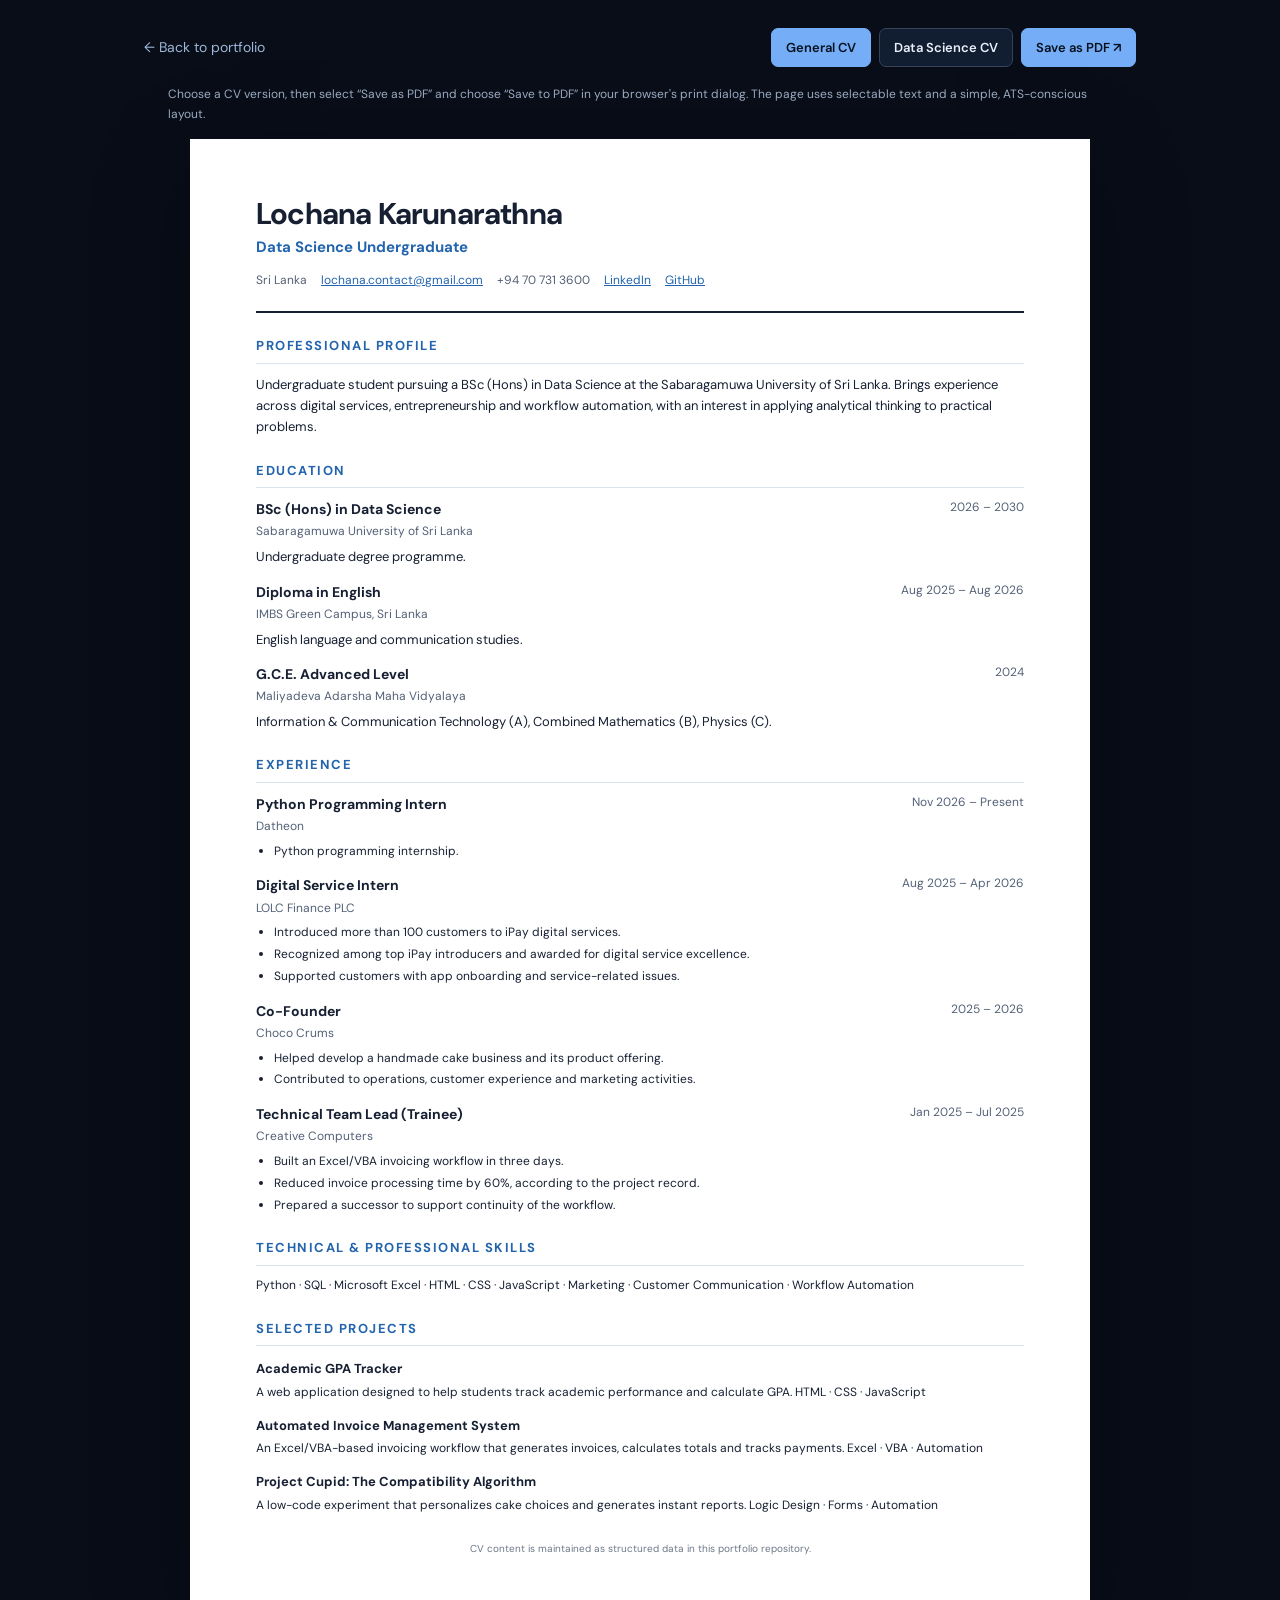
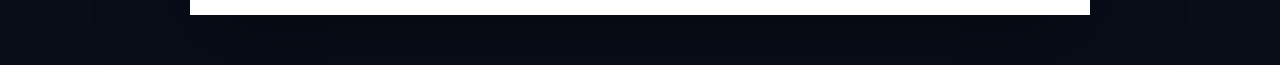
<file: cv/index.html>
<!DOCTYPE html>
<html lang="en">
<head>
  <meta charset="UTF-8">
  <meta name="viewport" content="width=device-width, initial-scale=1.0">
  <meta name="description" content="Live CV of Lochana Karunarathna — Data Science undergraduate from Sri Lanka.">
  <meta name="robots" content="index,follow">
  <meta name="theme-color" content="#080d18">
  <link rel="preconnect" href="https://fonts.googleapis.com">
  <link rel="preconnect" href="https://fonts.gstatic.com" crossorigin>
  <link href="https://fonts.googleapis.com/css2?family=DM+Sans:wght@400;500;600;700&family=Space+Grotesk:wght@400;500;600;700&display=swap" rel="stylesheet">
  <title>Live CV | Lochana Karunarathna</title>
  <style>
    :root{--bg:#080d18;--paper:#fff;--ink:#172033;--muted:#536176;--accent:#2364ad;--line:#dce3ed;--soft:#f2f5f9;--font:"DM Sans",Arial,sans-serif}
    *{box-sizing:border-box}body{margin:0;background:var(--bg);color:#eaf0fb;font:15px/1.65 var(--font)}a{color:inherit;text-decoration:none}.toolbar{max-width:1040px;margin:28px auto 18px;padding:0 24px;display:flex;justify-content:space-between;align-items:center;gap:16px;flex-wrap:wrap}.back{color:#9db6d7;font-size:14px}.toolbar-actions{display:flex;gap:8px;flex-wrap:wrap}.toolbar button{border:1px solid #35445b;background:#111d30;color:#eaf0fb;border-radius:7px;padding:10px 14px;cursor:pointer;font:600 13px var(--font)}.toolbar button.selected,.toolbar button.primary{background:#75adf6;color:#07111e;border-color:#75adf6}.toolbar button:hover{border-color:#75adf6}.hint{max-width:992px;margin:0 auto 14px;padding:0 24px;color:#9baac0;font-size:12px}.cv{width:min(900px,calc(100% - 32px));margin:0 auto 50px;background:var(--paper);color:var(--ink);padding:58px 66px;box-shadow:0 24px 90px rgba(0,0,0,.3)}.cv-header{border-bottom:2px solid var(--ink);padding-bottom:20px}.cv-header h1{font-size:30px;line-height:1.1;letter-spacing:-.8px;margin:0 0 5px}.cv-headline{font-size:15px;font-weight:700;color:var(--accent)}.contact-line{font-size:12px;color:var(--muted);margin-top:12px;display:flex;flex-wrap:wrap;gap:6px 14px}.contact-line a{color:var(--accent);text-decoration:underline}.cv-section{margin-top:22px}.cv-section h2{font-size:13px;text-transform:uppercase;letter-spacing:1.5px;border-bottom:1px solid var(--line);padding-bottom:6px;margin:0 0 10px;color:var(--accent)}.cv-section p{margin:0;font-size:13px}.entry{margin:0 0 13px;break-inside:avoid}.entry-head{display:flex;justify-content:space-between;gap:12px}.entry h3{font-size:14px;margin:0;font-weight:700}.entry-date{font-size:12px;color:var(--muted);white-space:nowrap}.entry-sub{font-size:12px;color:var(--muted);margin:1px 0 4px}.entry ul{margin:5px 0 0;padding-left:18px;font-size:12px}.entry li{margin:2px 0}.skill-lines{font-size:12px}.skill-lines strong{color:#26354c}.project-entry{margin-bottom:10px}.project-entry strong{font-size:13px}.project-entry p{font-size:12px;margin:2px 0}.cv-footer{font-size:10px;color:#6d7888;margin-top:25px;text-align:center}.hide{display:none!important}
    @media(max-width:640px){.cv{padding:32px 24px}.entry-head{display:block}.entry-date{display:block}.cv-header h1{font-size:25px}.toolbar{align-items:flex-start}.toolbar-actions{width:100%}.toolbar button{flex:1}}
    @media print{@page{size:A4;margin:14mm}body{background:#fff;color:#172033;font-size:12px}.toolbar,.hint{display:none!important}.cv{width:100%;margin:0;padding:0;box-shadow:none}.cv-header h1{font-size:25px}.cv-section{margin-top:16px}.entry{margin-bottom:9px}.cv-footer{margin-top:15px}a{color:inherit;text-decoration:none}}
  </style>
</head>
<body>
  <div class="toolbar"><a class="back" href="../"><i aria-hidden="true">←</i> Back to portfolio</a><div class="toolbar-actions"><button id="general-btn" class="selected" type="button">General CV</button><button id="data-btn" type="button">Data Science CV</button><button id="print-btn" class="primary" type="button">Save as PDF ↗</button></div></div>
  <p class="hint">Choose a CV version, then select “Save as PDF” and choose “Save to PDF” in your browser's print dialog. The page uses selectable text and a simple, ATS-conscious layout.</p>
  <main class="cv" id="cv" aria-live="polite">
    <header class="cv-header"><h1 id="cv-name">Lochana Karunarathna</h1><div class="cv-headline" id="cv-headline">Data Science Undergraduate</div><div class="contact-line" id="cv-contact"></div></header>
    <section class="cv-section"><h2>Professional Profile</h2><p id="cv-summary"></p></section>
    <section class="cv-section"><h2>Education</h2><div id="cv-education"></div></section>
    <section class="cv-section"><h2>Experience</h2><div id="cv-experience"></div></section>
    <section class="cv-section"><h2>Technical & Professional Skills</h2><div id="cv-skills" class="skill-lines"></div></section>
    <section class="cv-section"><h2>Selected Projects</h2><div id="cv-projects"></div></section>
    <div class="cv-footer">CV content is maintained as structured data in this portfolio repository.</div>
  </main>
  <script src="../assets/js/cv-data.js"></script>
  <script>
    const data=window.CV_DATA;
    let current="general";
    const el=id=>document.getElementById(id);
    const safe=value=>String(value??"");
    function renderEntry(item,kind){
      const wrap=document.createElement("article");wrap.className="entry";
      const head=document.createElement("div");head.className="entry-head";
      const title=document.createElement("h3");title.textContent=kind==="education"?item.title:item.role||item.title;
      const date=document.createElement("span");date.className="entry-date";date.textContent=item.date||"";
      head.append(title,date);wrap.append(head);
      const sub=document.createElement("div");sub.className="entry-sub";sub.textContent=item.place||item.company||"";wrap.append(sub);
      if(item.detail){const p=document.createElement("p");p.textContent=item.detail;wrap.append(p)}
      if(item.bullets?.length){const ul=document.createElement("ul");item.bullets.forEach(value=>{const li=document.createElement("li");li.textContent=value;ul.append(li)});wrap.append(ul)}
      return wrap;
    }
    function render(){
      document.title=(current==="data"?"Data Science CV":"General CV")+" | "+data.name;
      el("cv-name").textContent=data.name;el("cv-headline").textContent=data.headline;
      el("cv-summary").textContent=data.summary[current];
      el("cv-contact").replaceChildren();
      [[data.location,null],[data.email,"mailto:"+data.email],[data.phone,null],["LinkedIn",data.linkedin],["GitHub",data.github]].forEach(([label,url])=>{
        const span=document.createElement("span");
        if(url){const a=document.createElement("a");a.href=url;a.textContent=label;if(url.startsWith("http")){a.target="_blank";a.rel="noopener noreferrer"}span.append(a)}
        else span.textContent=label;
        el("cv-contact").append(span);
      });
      el("cv-education").replaceChildren(...data.education.map(item=>renderEntry(item,"education")));
      el("cv-experience").replaceChildren(...data.experience.map(item=>renderEntry(item,"experience")));
      el("cv-skills").textContent=data.skills[current].join(" · ");
      el("cv-projects").replaceChildren(...data.projects.map(item=>{
        const div=document.createElement("div");div.className="project-entry";
        const strong=document.createElement("strong");strong.textContent=item.title;div.append(strong);
        const p=document.createElement("p");p.textContent=item.detail+" "+item.tools;div.append(p);
        return div;
      }));
      el("general-btn").classList.toggle("selected",current==="general");
      el("data-btn").classList.toggle("selected",current==="data");
    }
    el("general-btn").addEventListener("click",()=>{current="general";render()});
    el("data-btn").addEventListener("click",()=>{current="data";render()});
    el("print-btn").addEventListener("click",()=>{document.title=(current==="data"?"Lochana-Karunarathna-Data-Science-CV":"Lochana-Karunarathna-General-CV");window.print()});
    render();
  </script>
</body>
</html>
</file>
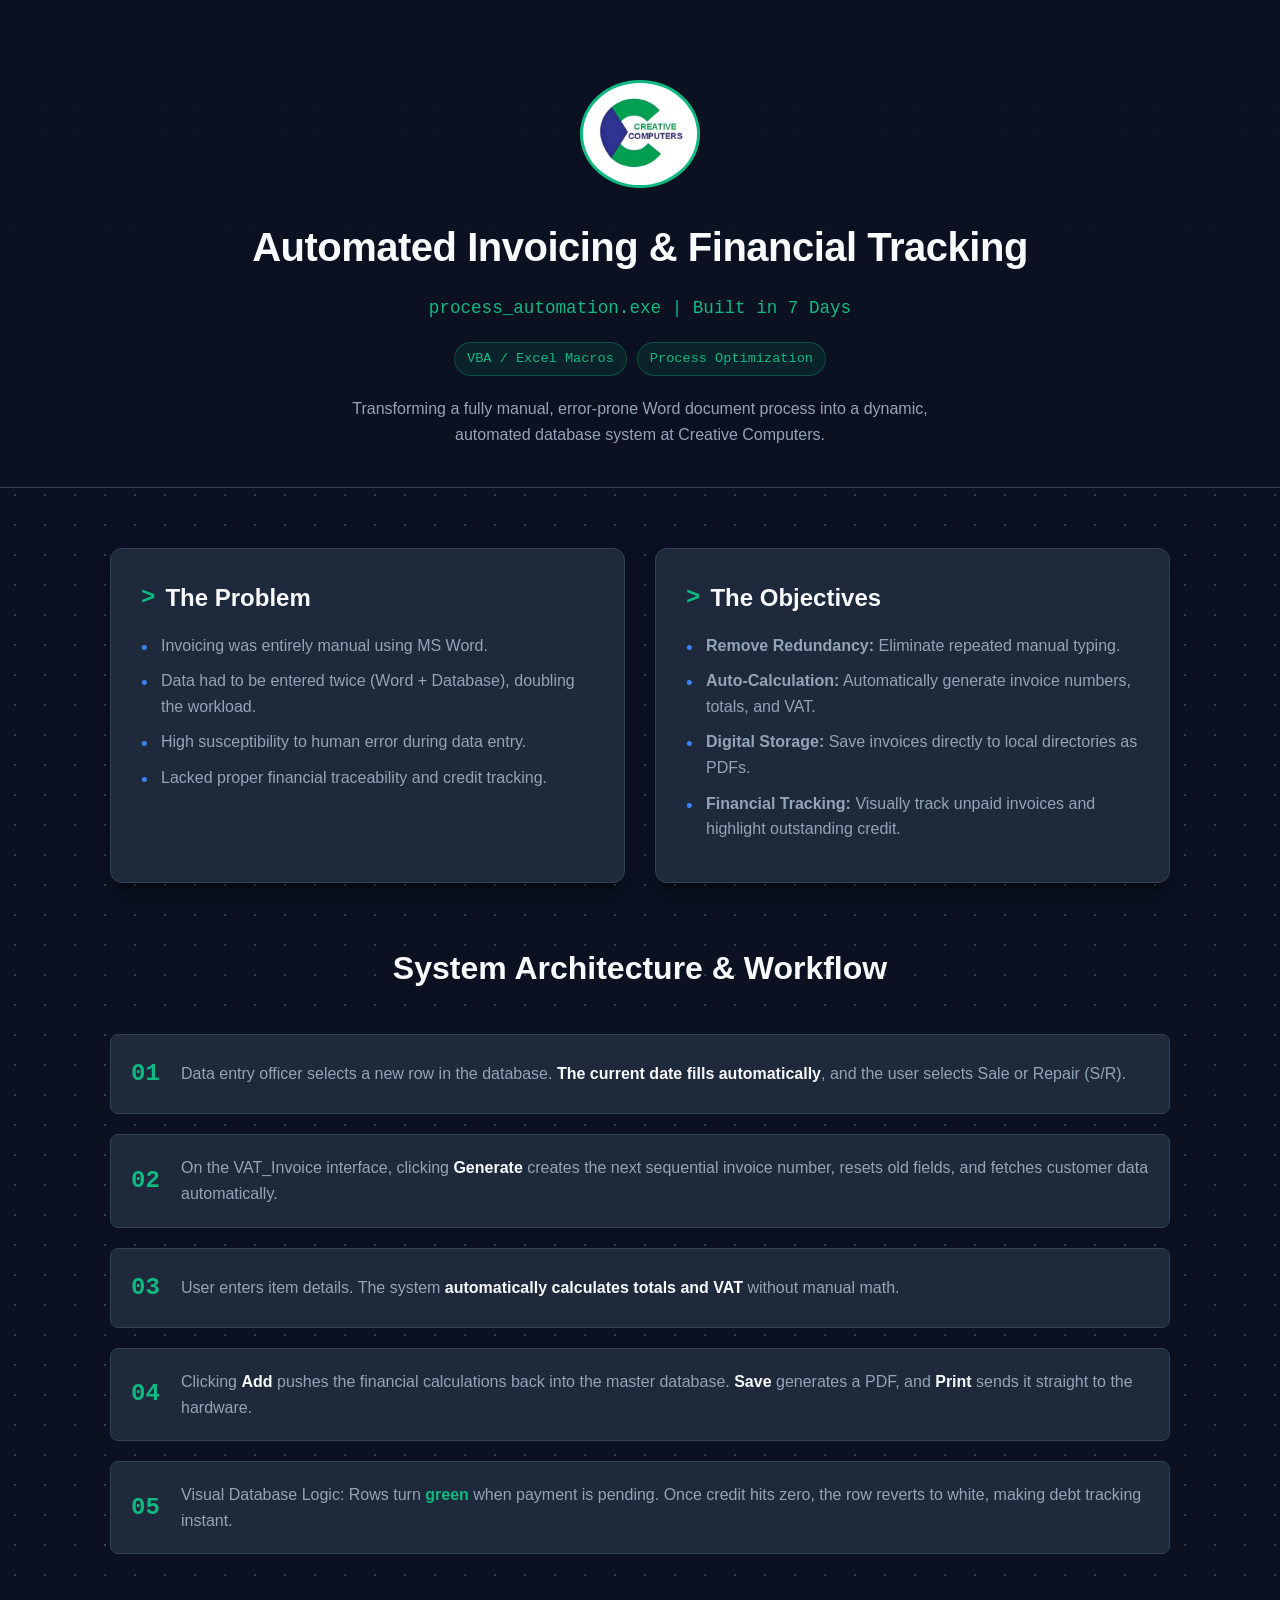
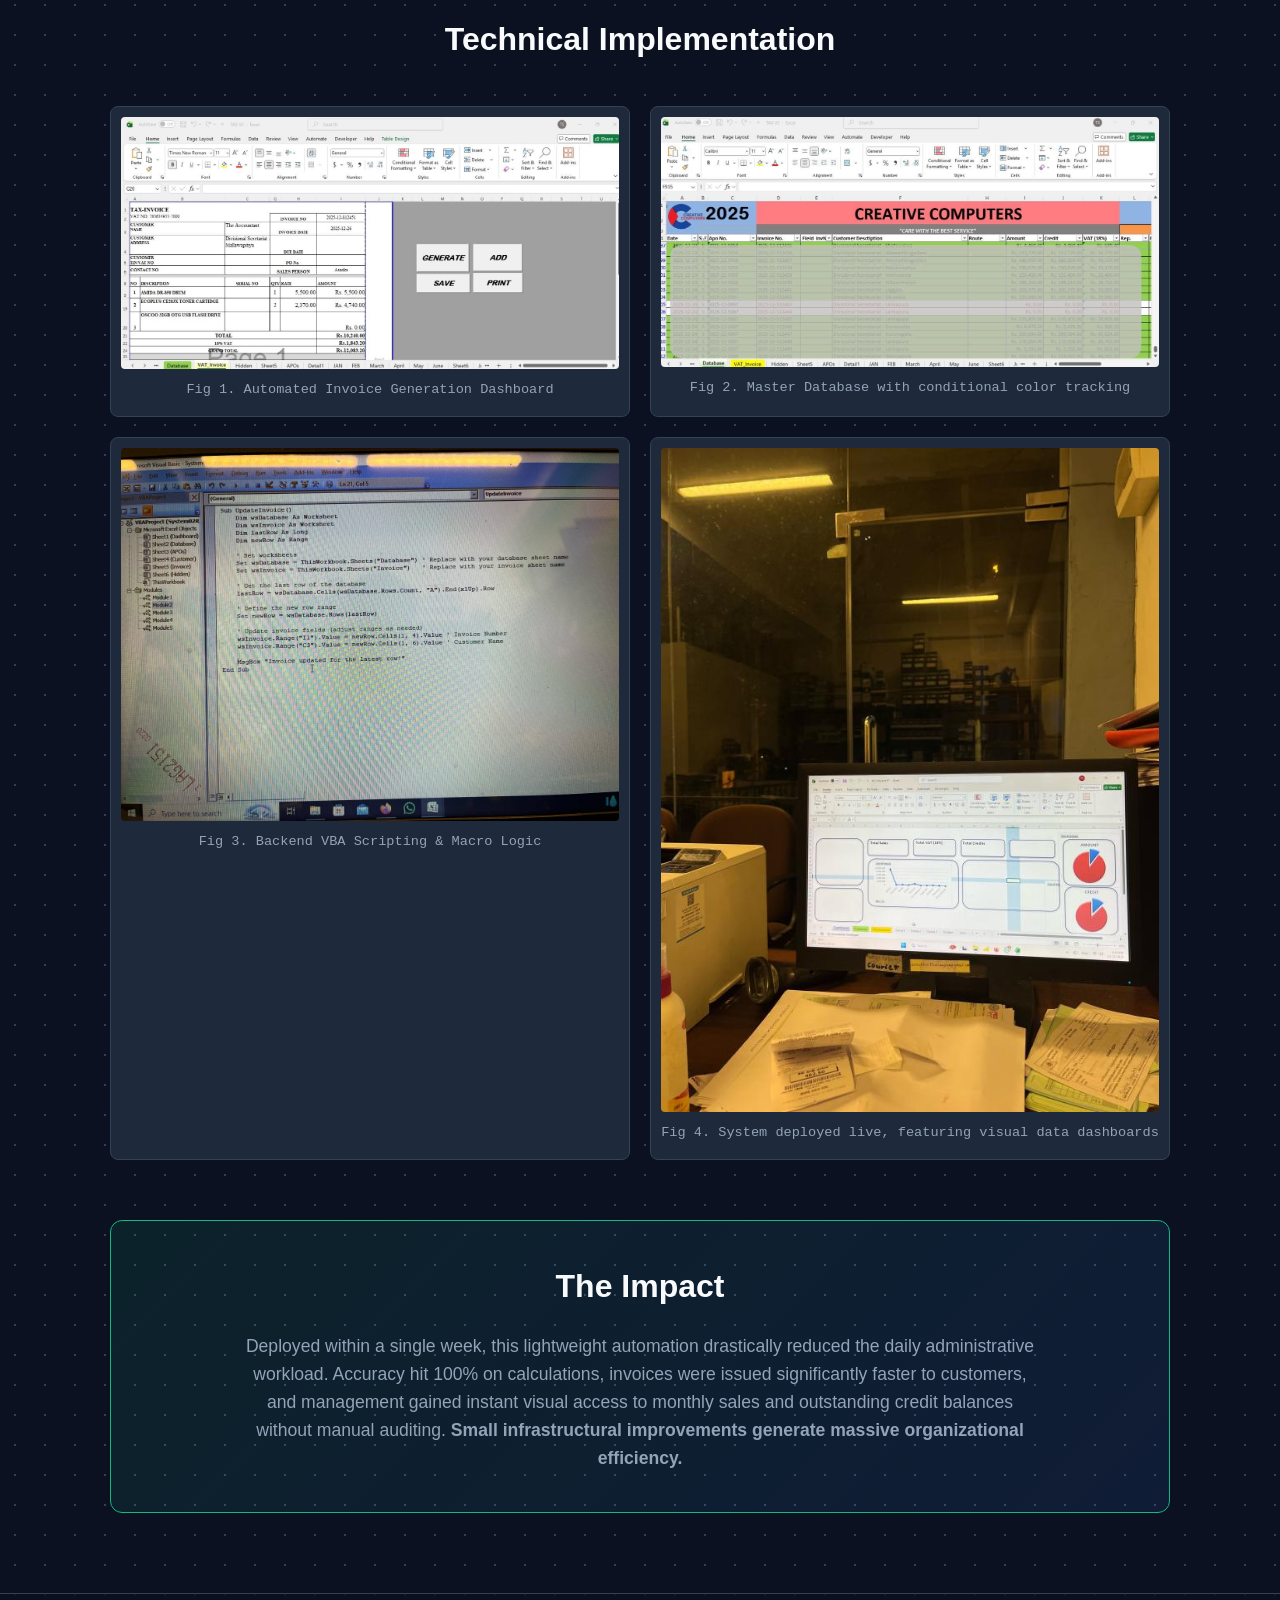
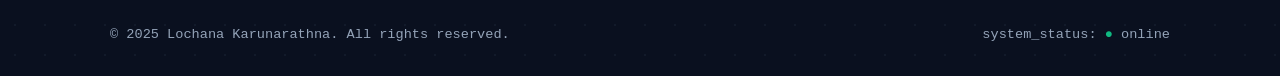
<file: assets/sites/creative.html>
<!DOCTYPE html>
<html lang="en">

<head>
    <meta charset="UTF-8">
    <meta name="viewport" content="width=device-width, initial-scale=1.0">
    <link rel="shortcut icon" href="img/main_logo.png" type="image/x-icon">
    <title>Automated Invoicing System | Portfolio</title>
    <style>
        /* CSS Variables for a Data Science / Dark Theme Vibe */
        :root {
            --bg-main: #0b1120;
            --bg-card: #1e293b;
            --text-main: #f8fafc;
            --text-muted: #94a3b8;
            --accent-green: #10b981;
            /* Matches the Creative Computers logo */
            --accent-blue: #3b82f6;
            --border-color: #334155;
            --font-sans: 'Inter', -apple-system, BlinkMacSystemFont, "Segoe UI", Roboto, sans-serif;
            --font-mono: 'Fira Code', 'Courier New', Courier, monospace;
        }

        * {
            margin: 0;
            padding: 0;
            box-sizing: border-box;
        }

        body {
            background-color: var(--bg-main);
            color: var(--text-main);
            font-family: var(--font-sans);
            line-height: 1.6;
            background-image: radial-gradient(var(--border-color) 1px, transparent 1px);
            background-size: 30px 30px;
        }

        .container {
            max-width: 1100px;
            margin: 0 auto;
            padding: 0 20px;
        }

        /* Header Section */
        header {
            padding: 80px 0 40px;
            text-align: center;
            border-bottom: 1px solid var(--border-color);
            background: linear-gradient(180deg, rgba(11, 17, 32, 0.9) 0%, rgba(11, 17, 32, 1) 100%);
        }

        .company-logo {
            width: 120px;
            height: auto;
            border-radius: 50%;
            border: 3px solid var(--accent-green);
            margin-bottom: 20px;
            background: #fff;
            /* Keep logo background white for visibility */
            padding: 10px;
        }

        h1 {
            font-size: 2.5rem;
            margin-bottom: 15px;
            letter-spacing: -0.5px;
        }

        .subtitle {
            color: var(--accent-green);
            font-family: var(--font-mono);
            font-size: 1.1rem;
            margin-bottom: 20px;
        }

        .badge-container {
            display: flex;
            justify-content: center;
            gap: 10px;
            margin-bottom: 20px;
        }

        .badge {
            background: rgba(16, 185, 129, 0.1);
            color: var(--accent-green);
            padding: 5px 12px;
            border-radius: 20px;
            font-size: 0.85rem;
            font-family: var(--font-mono);
            border: 1px solid rgba(16, 185, 129, 0.3);
        }

        /* Grid Layouts */
        .grid-2 {
            display: grid;
            grid-template-columns: 1fr 1fr;
            gap: 30px;
            margin: 60px 0;
        }

        /* Cards */
        .card {
            background: var(--bg-card);
            border: 1px solid var(--border-color);
            border-radius: 12px;
            padding: 30px;
            box-shadow: 0 10px 15px -3px rgba(0, 0, 0, 0.5);
            transition: transform 0.3s ease;
        }

        .card:hover {
            transform: translateY(-5px);
            border-color: var(--accent-blue);
        }

        .card h3 {
            font-size: 1.5rem;
            margin-bottom: 15px;
            display: flex;
            align-items: center;
            gap: 10px;
        }

        .card h3::before {
            content: '>';
            color: var(--accent-green);
            font-family: var(--font-mono);
        }

        ul {
            list-style: none;
        }

        ul li {
            margin-bottom: 10px;
            padding-left: 20px;
            position: relative;
            color: var(--text-muted);
        }

        ul li::before {
            content: '•';
            color: var(--accent-blue);
            position: absolute;
            left: 0;
            font-size: 1.2rem;
        }

        /* Timeline / Workflow */
        .workflow {
            margin: 60px 0;
        }

        .workflow-title {
            text-align: center;
            margin-bottom: 40px;
            font-size: 2rem;
        }

        .step {
            display: flex;
            margin-bottom: 20px;
            background: var(--bg-card);
            border: 1px solid var(--border-color);
            border-radius: 8px;
            padding: 20px;
            align-items: center;
        }

        .step-number {
            font-family: var(--font-mono);
            font-size: 1.5rem;
            color: var(--accent-green);
            min-width: 50px;
            font-weight: bold;
        }

        .step-text {
            color: var(--text-muted);
        }

        .highlight {
            color: var(--text-main);
            font-weight: bold;
        }

        /* Image Gallery */
        .gallery {
            margin: 60px 0;
        }

        .gallery-grid {
            display: grid;
            grid-template-columns: repeat(2, 1fr);
            gap: 20px;
        }

        .image-wrapper {
            background: var(--bg-card);
            padding: 10px;
            border-radius: 8px;
            border: 1px solid var(--border-color);
        }

        .image-wrapper img {
            width: 100%;
            height: auto;
            border-radius: 4px;
            display: block;
        }

        .image-caption {
            font-family: var(--font-mono);
            font-size: 0.85rem;
            color: var(--text-muted);
            text-align: center;
            margin-top: 10px;
            padding-bottom: 5px;
        }

        /* Impact Section */
        .impact-section {
            background: linear-gradient(135deg, rgba(16, 185, 129, 0.1) 0%, rgba(59, 130, 246, 0.1) 100%);
            border: 1px solid var(--accent-green);
            border-radius: 12px;
            padding: 40px;
            text-align: center;
            margin-bottom: 80px;
        }

        .impact-section h2 {
            font-size: 2rem;
            margin-bottom: 20px;
        }

        .impact-section p {
            font-size: 1.1rem;
            color: var(--text-muted);
            max-width: 800px;
            margin: 0 auto;
        }

        /* Responsive */
        @media (max-width: 768px) {
            .grid-2 {
                grid-template-columns: 1fr;
            }

            .gallery-grid {
                grid-template-columns: 1fr;
            }
        }

        /* Fade-in Animation */
        .fade-in {
            opacity: 0;
            transform: translateY(20px);
            transition: opacity 0.6s ease-out, transform 0.6s ease-out;
        }

        .fade-in.visible {
            opacity: 1;
            transform: translateY(0);
        }

        footer {
            margin-top: auto;
            padding: 30px 0;
            border-top: 1px solid var(--border-color);
            background-color: rgba(11, 17, 32, 0.8);
            font-family: var(--font-mono);
            font-size: 0.85rem;
            color: var(--text-muted);
        }

        .footer-content {
            display: flex;
            justify-content: space-between;
            align-items: center;
            flex-wrap: wrap;
            gap: 15px;
        }

        .footer-status {
            color: var(--text-muted);
        }

        .footer-status span {
            color: var(--accent-green);
        }

        .pulse {
            display: inline-block;
            animation: pulse-animation 2s infinite;
        }

        @keyframes pulse-animation {
            0% {
                opacity: 0.3;
            }

            50% {
                opacity: 1;
            }

            100% {
                opacity: 0.3;
            }
        }

        /* Quick adjustment for mobile layout */
        @media (max-width: 480px) {
            .footer-content {
                flex-direction: column;
                text-align: center;
            }
        }
    </style>
</head>

<body>

    <header class="fade-in">
        <div class="container">
            <img src="img/logo.jpg" alt="Creative Computers Logo" class="company-logo">
            <h1>Automated Invoicing & Financial Tracking</h1>
            <p class="subtitle">process_automation.exe | Built in 7 Days</p>
            <div class="badge-container">
                <span class="badge">VBA / Excel Macros</span>
                <span class="badge">Process Optimization</span>
            </div>
            <p style="color: var(--text-muted); max-width: 600px; margin: 0 auto;">
                Transforming a fully manual, error-prone Word document process into a dynamic, automated database system
                at Creative Computers.
            </p>
        </div>
    </header>

    <main class="container">

        <section class="grid-2 fade-in">
            <div class="card">
                <h3>The Problem</h3>
                <ul>
                    <li>Invoicing was entirely manual using MS Word.</li>
                    <li>Data had to be entered twice (Word + Database), doubling the workload.</li>
                    <li>High susceptibility to human error during data entry.</li>
                    <li>Lacked proper financial traceability and credit tracking.</li>
                </ul>
            </div>
            <div class="card">
                <h3>The Objectives</h3>
                <ul>
                    <li><strong>Remove Redundancy:</strong> Eliminate repeated manual typing.</li>
                    <li><strong>Auto-Calculation:</strong> Automatically generate invoice numbers, totals, and VAT.</li>
                    <li><strong>Digital Storage:</strong> Save invoices directly to local directories as PDFs.</li>
                    <li><strong>Financial Tracking:</strong> Visually track unpaid invoices and highlight outstanding
                        credit.</li>
                </ul>
            </div>
        </section>

        <section class="workflow fade-in">
            <h2 class="workflow-title">System Architecture & Workflow</h2>

            <div class="step">
                <div class="step-number">01</div>
                <div class="step-text">Data entry officer selects a new row in the database. <span class="highlight">The
                        current date fills automatically</span>, and the user selects Sale or Repair (S/R).</div>
            </div>

            <div class="step">
                <div class="step-number">02</div>
                <div class="step-text">On the VAT_Invoice interface, clicking <span class="highlight">Generate</span>
                    creates the next sequential invoice number, resets old fields, and fetches customer data
                    automatically.</div>
            </div>

            <div class="step">
                <div class="step-number">03</div>
                <div class="step-text">User enters item details. The system <span class="highlight">automatically
                        calculates totals and VAT</span> without manual math.</div>
            </div>

            <div class="step">
                <div class="step-number">04</div>
                <div class="step-text">Clicking <span class="highlight">Add</span> pushes the financial calculations
                    back into the master database. <span class="highlight">Save</span> generates a PDF, and <span
                        class="highlight">Print</span> sends it straight to the hardware.</div>
            </div>

            <div class="step">
                <div class="step-number">05</div>
                <div class="step-text">Visual Database Logic: Rows turn <span class="highlight"
                        style="color: var(--accent-green);">green</span> when payment is pending. Once credit hits zero,
                    the row reverts to white, making debt tracking instant.</div>
            </div>
        </section>

        <section class="gallery fade-in">
            <h2 class="workflow-title">Technical Implementation</h2>
            <div class="gallery-grid">

                <div class="image-wrapper">
                    <img src="img/invoice.jpg" alt="Invoice Generation UI">
                    <div class="image-caption">Fig 1. Automated Invoice Generation Dashboard</div>
                </div>

                <div class="image-wrapper">
                    <img src="img/database.jpg" alt="Database Tracking">
                    <div class="image-caption">Fig 2. Master Database with conditional color tracking</div>
                </div>

                <div class="image-wrapper">
                    <img src="img/VBA.jpg" alt="VBA Code Editor">
                    <div class="image-caption">Fig 3. Backend VBA Scripting & Macro Logic</div>
                </div>

                <div class="image-wrapper">
                    <img src="img/dashboard.jpg" alt="Live Environment">
                    <div class="image-caption">Fig 4. System deployed live, featuring visual data dashboards</div>
                </div>

            </div>
        </section>

        <section class="impact-section fade-in">
            <h2>The Impact</h2>
            <p>
                Deployed within a single week, this lightweight automation drastically reduced the daily administrative
                workload. Accuracy hit 100% on calculations, invoices were issued significantly faster to customers, and
                management gained instant visual access to monthly sales and outstanding credit balances without manual
                auditing. <strong>Small infrastructural improvements generate massive organizational
                    efficiency.</strong>
            </p>
        </section>

    </main>

    <script>
        document.addEventListener("DOMContentLoaded", () => {
            const observer = new IntersectionObserver((entries) => {
                entries.forEach(entry => {
                    if (entry.isIntersecting) {
                        entry.target.classList.add('visible');
                    }
                });
            }, { threshold: 0.1 });

            document.querySelectorAll('.fade-in').forEach((el) => {
                observer.observe(el);
            });
        });
    </script>
    <footer>
        <div class="container footer-content">
            <p>&copy; 2025 Lochana Karunarathna. All rights reserved.</p>
            <p class="footer-status">system_status: <span class="pulse">●</span> online</p>
        </div>
    </footer>
</body>

</html>
</file>
